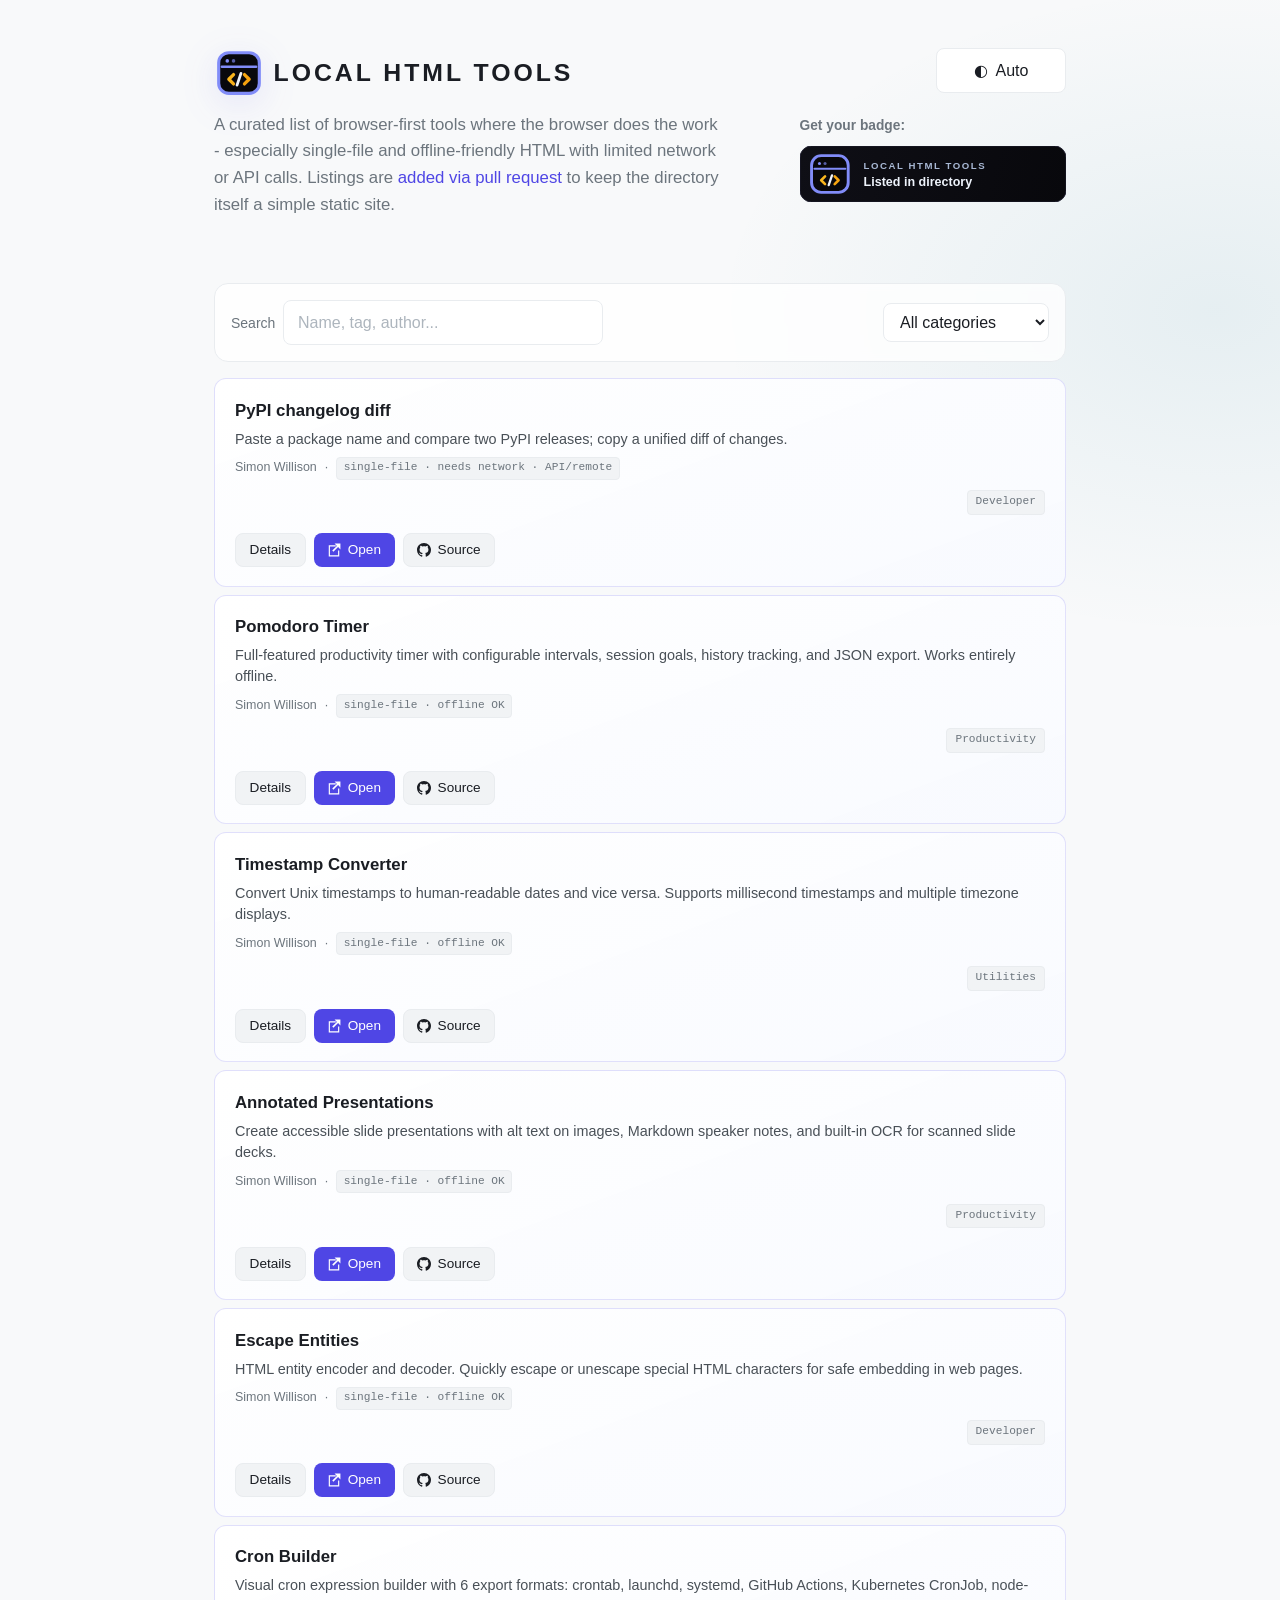
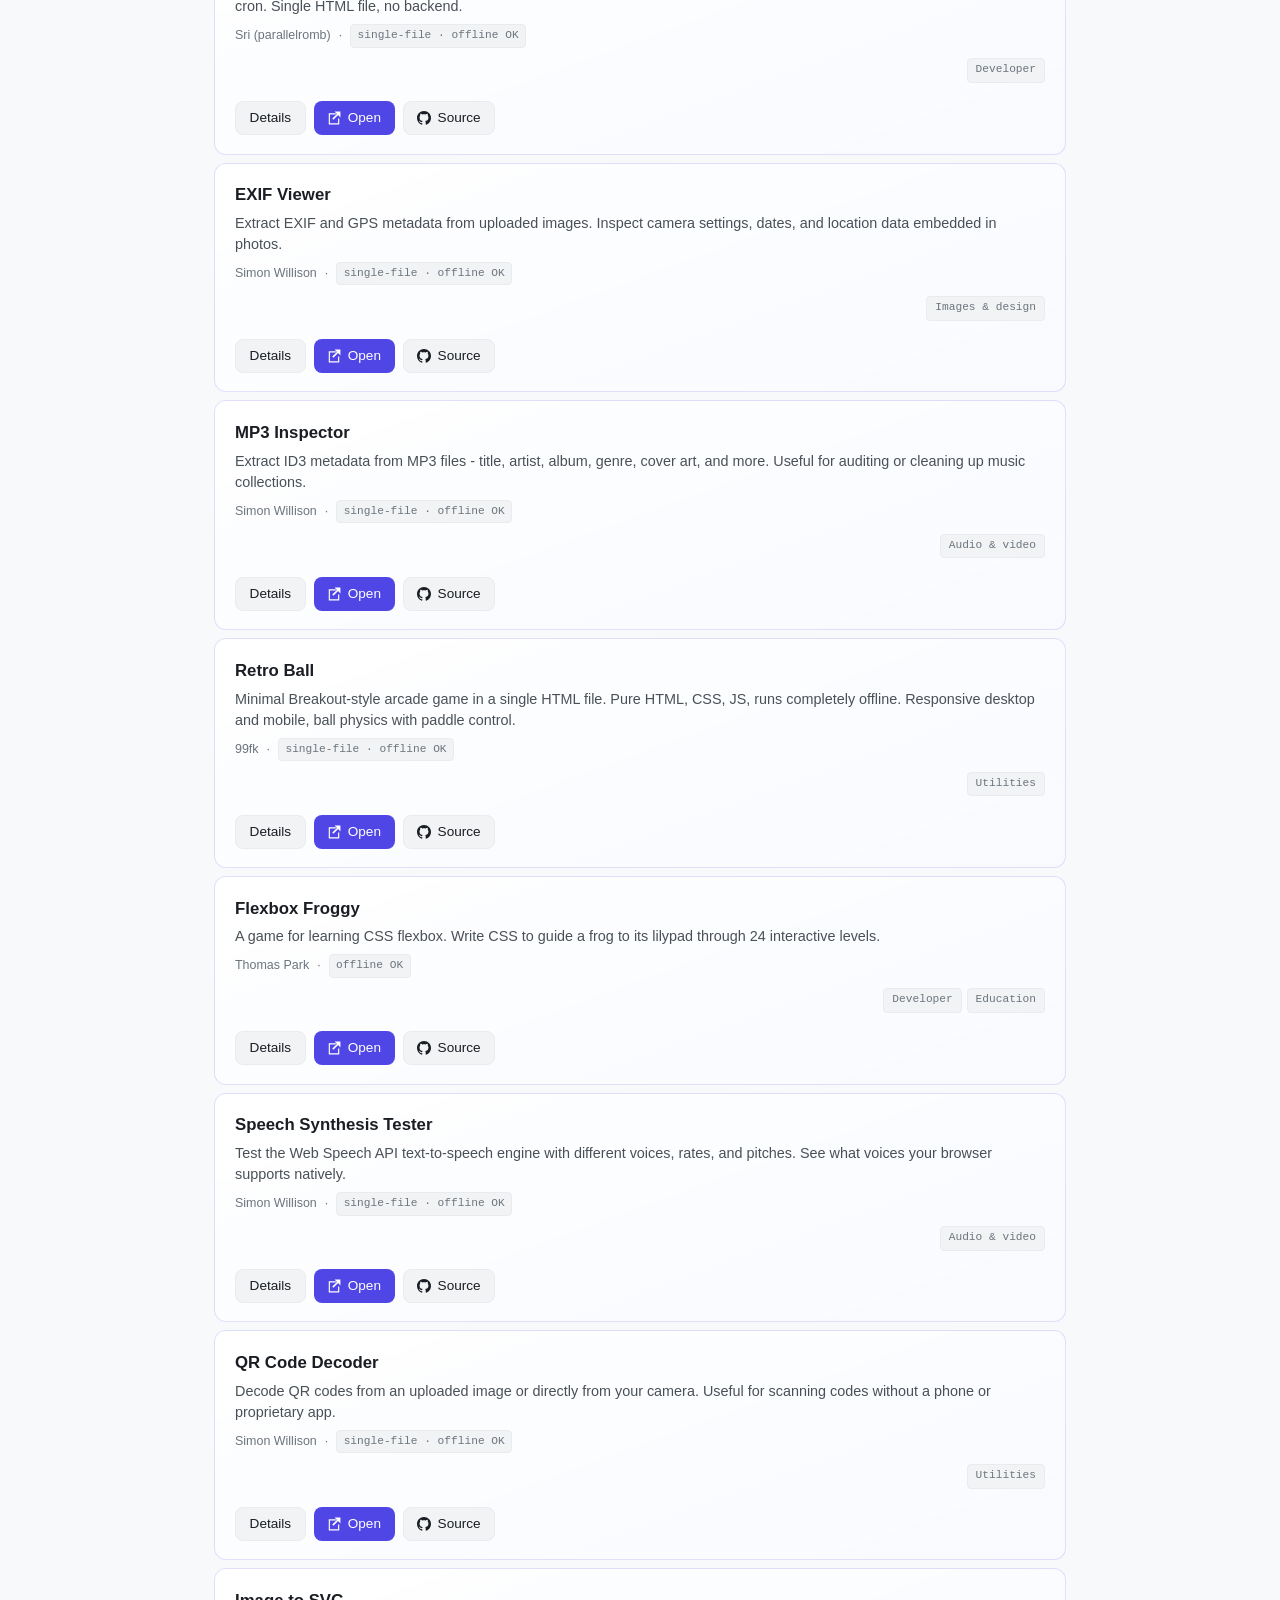
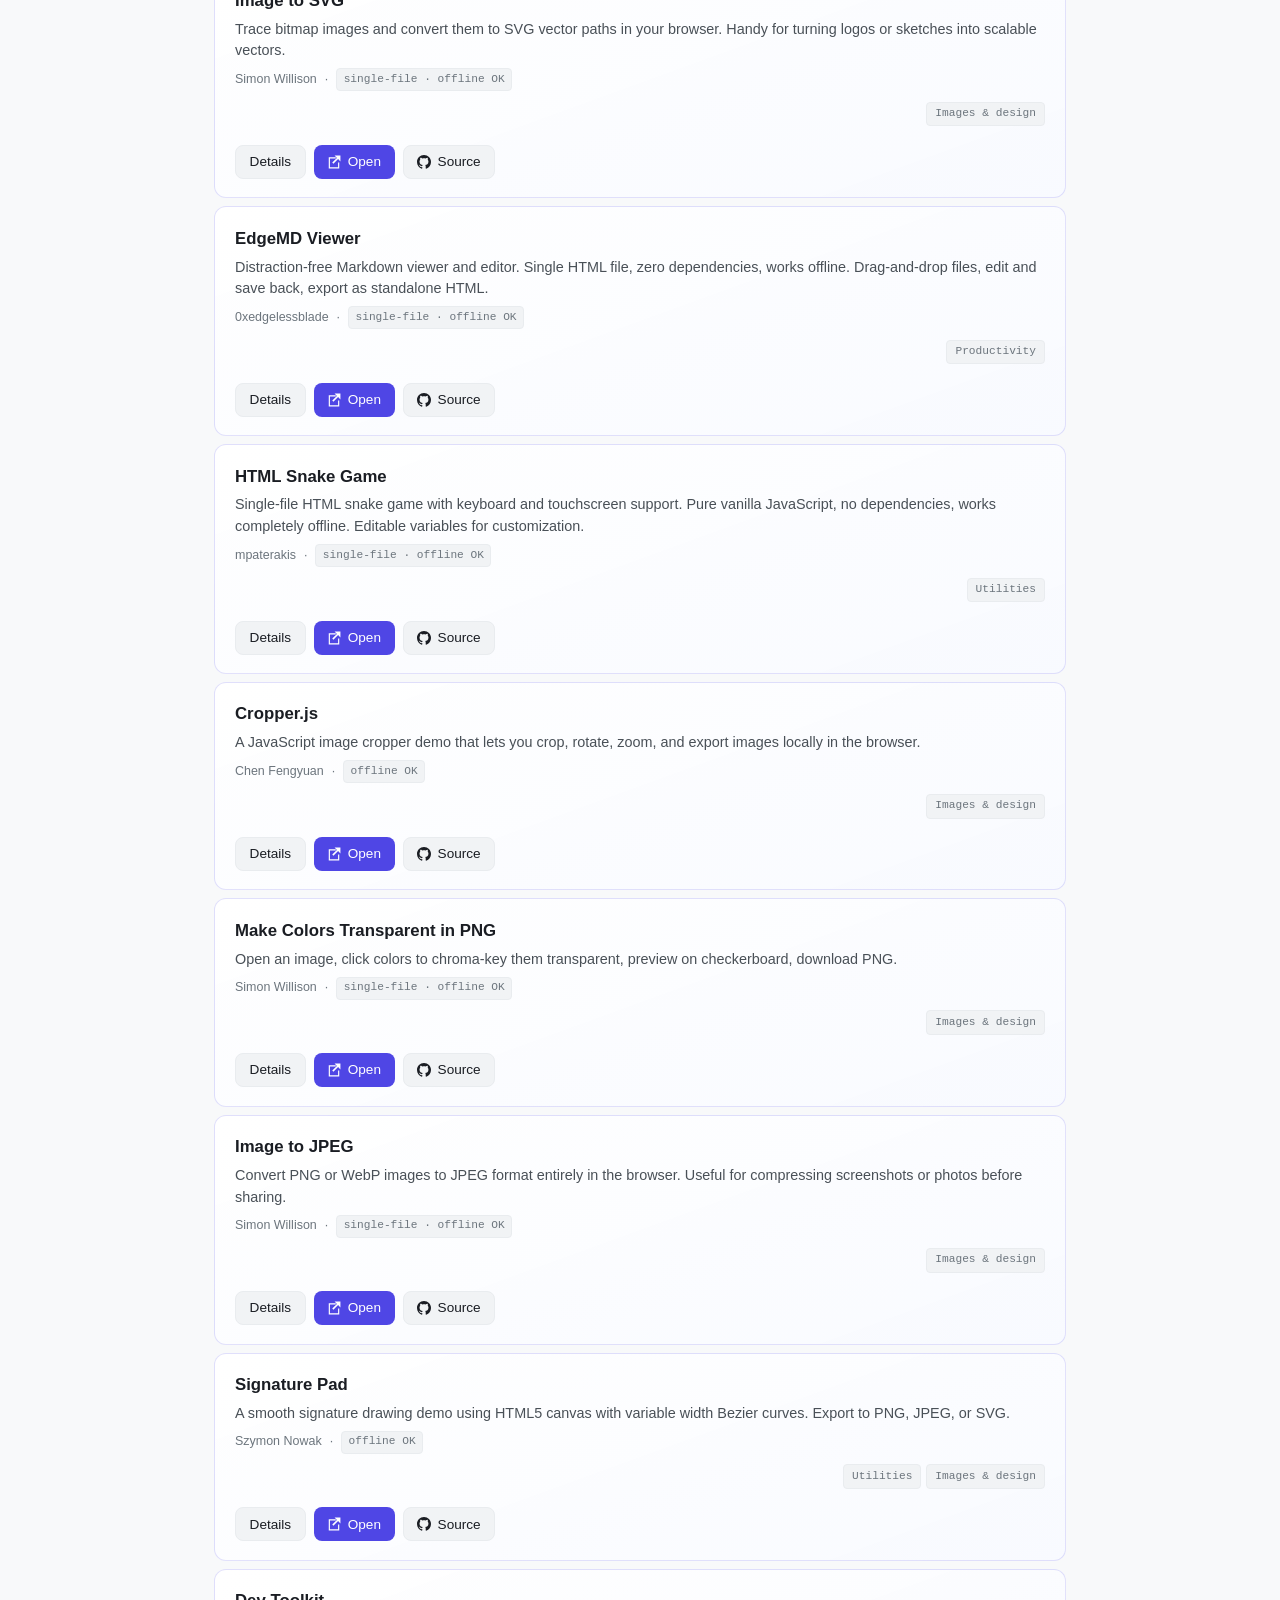
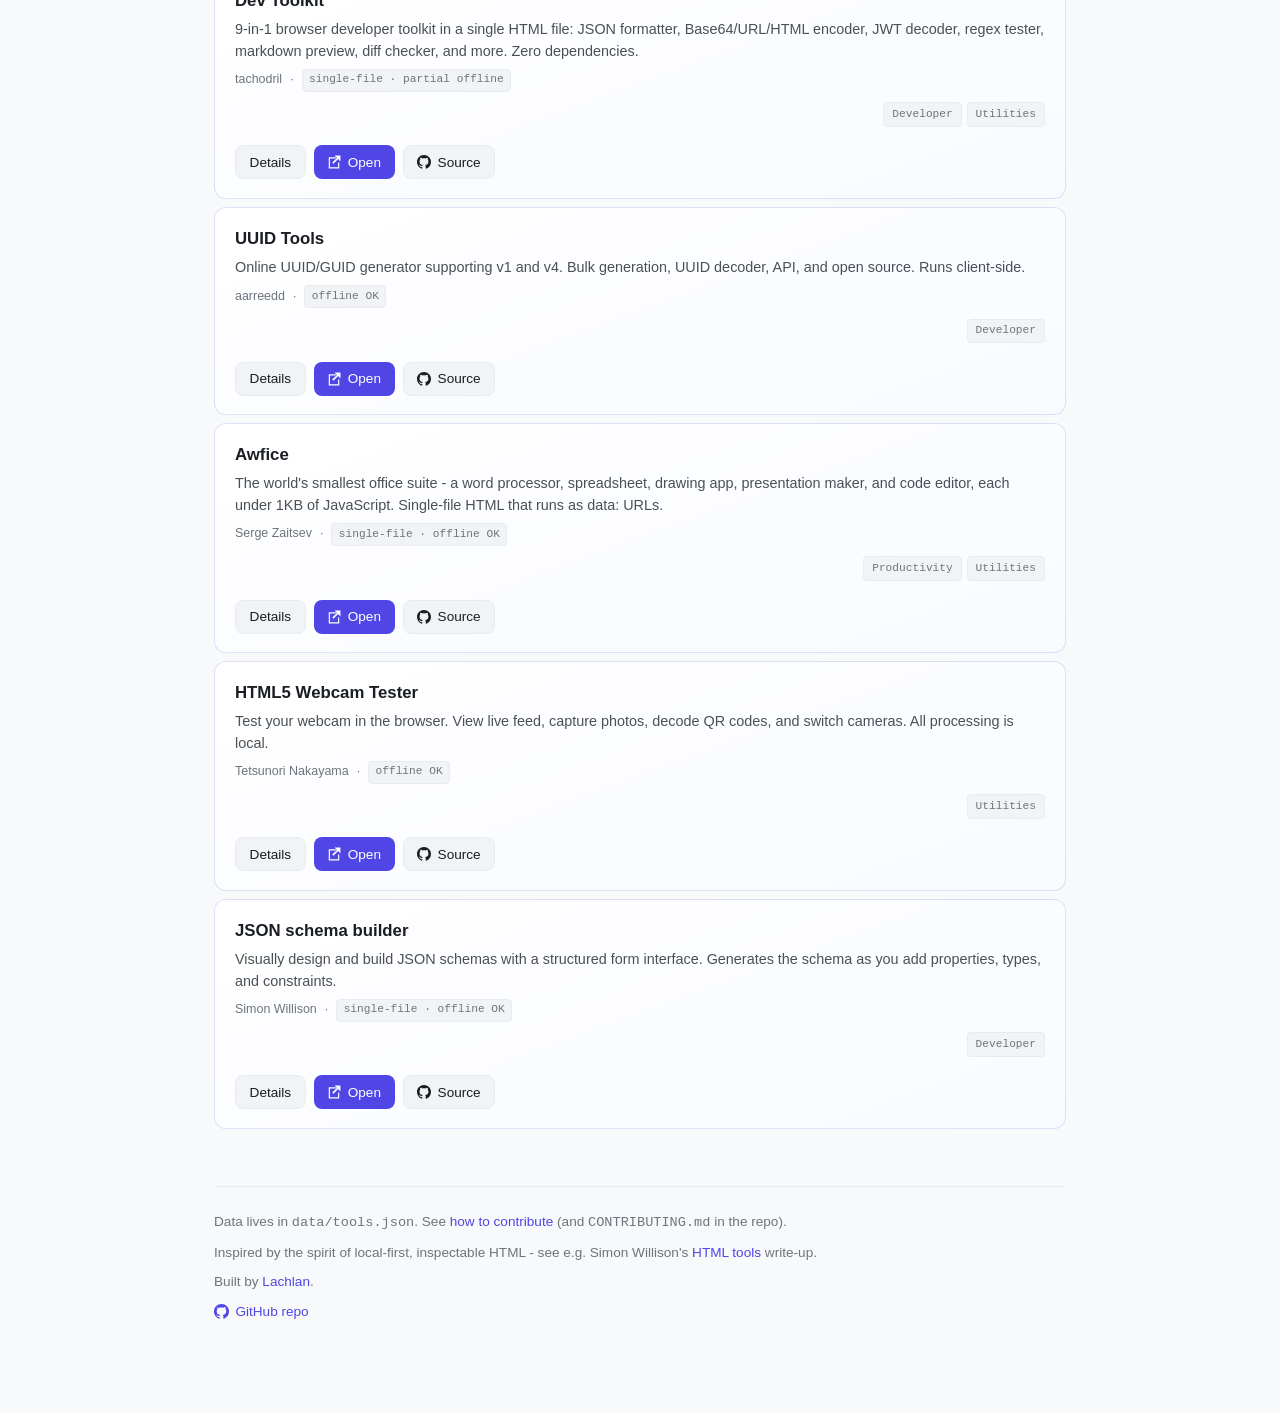
<file: index.html>
<!DOCTYPE html>
<html lang="en">
  <head>
    <meta charset="utf-8" />
    <meta name="viewport" content="width=device-width, initial-scale=1" />
    <title>Local HTML Tools - Browser-First, Offline-Friendly Utilities</title>
    <meta name="description" content="A curated directory of browser-first tools where the browser does the work - especially single-file and offline-friendly HTML utilities with limited network or API dependence." />
    <meta name="keywords" content="browser tools, offline tools, single-file HTML, local-first, privacy-focused, web utilities, developer tools" />
    <meta name="author" content="Lachlan Allison" />
    <meta name="robots" content="index, follow" />
    <link rel="canonical" href="https://localhtmltools.lachlanallison.com/" />

    <!-- Open Graph / Facebook -->
    <meta property="og:type" content="website" />
    <meta property="og:url" content="https://localhtmltools.lachlanallison.com/" />
    <meta property="og:title" content="Local HTML Tools - Browser-First, Offline-Friendly Utilities" />
    <meta property="og:description" content="A curated directory of browser-first tools where the browser does the work - especially single-file and offline-friendly HTML utilities with limited network or API dependence." />
    <meta property="og:image" content="https://localhtmltools.lachlanallison.com/assets/og-cover.png" />
    <meta property="og:image:width" content="1200" />
    <meta property="og:image:height" content="630" />
    <meta property="og:site_name" content="Local HTML Tools" />
    <meta property="og:locale" content="en_US" />

    <!-- Twitter -->
    <meta name="twitter:card" content="summary_large_image" />
    <meta name="twitter:url" content="https://localhtmltools.lachlanallison.com/" />
    <meta name="twitter:title" content="Local HTML Tools - Browser-First, Offline-Friendly Utilities" />
    <meta name="twitter:description" content="A curated directory of browser-first tools where the browser does the work - especially single-file and offline-friendly HTML utilities with limited network or API dependence." />
    <meta name="twitter:image" content="https://localhtmltools.lachlanallison.com/assets/og-cover.png" />

    <!-- Favicon & Icons -->
    <link rel="icon" href="/favicon.svg" type="image/svg+xml" />
    <link rel="manifest" href="/site.webmanifest" />
    <meta name="theme-color" content="#1a222d" />

    <!-- Structured Data -->
    <script type="application/ld+json">
    {
      "@context": "https://schema.org",
      "@type": "WebSite",
      "name": "Local HTML Tools",
      "url": "https://localhtmltools.lachlanallison.com/",
      "description": "A curated directory of browser-first tools where the browser does the work - especially single-file and offline-friendly HTML utilities with limited network or API dependence.",
      "author": {
        "@type": "Person",
        "name": "Lachlan Allison",
        "url": "https://lachlanallison.com/"
      }
    }
    </script>

    <script>
      (function () {
        var mode = "auto";
        try {
          var saved = localStorage.getItem("lht-theme");
          if (["auto", "light", "dark"].indexOf(saved) !== -1) mode = saved;
        } catch (error) {}
        var theme = mode === "auto"
          ? (window.matchMedia && window.matchMedia("(prefers-color-scheme: light)").matches ? "light" : "dark")
          : mode;
        document.documentElement.setAttribute("data-theme", theme);
      })();
    </script>
    <link id="theme-css" rel="stylesheet" href="css/themes/site.css" data-base="css/themes/" />
    <script defer src="https://cloud.umami.is/script.js" data-website-id="1406c3c2-9765-4db1-8ccb-0ebf20575a0c"></script>
  </head>
  <body>
    <div class="wrap">
      <header class="site">
        <div class="header-top">
          <a href="./" class="site-logo">
            <img src="/favicon.svg" alt="" />
            <span class="site-logo-wordmark">LOCAL HTML TOOLS</span>
          </a>
          <label class="theme-picker" for="theme-switcher">
            <span class="sr-only">Theme</span>
            <select id="theme-switcher" class="filter">
              <option value="auto" selected>&#9680;&nbsp;&nbsp;Auto</option>
              <option value="light">&#9788;&nbsp;&nbsp;Light</option>
              <option value="dark">&#9790;&nbsp;&nbsp;Dark</option>
            </select>
          </label>
        </div>
        <div class="intro-row">
          <p class="lede">
            A curated list of browser-first tools where the browser does the work - especially single-file and offline-friendly HTML with limited network or API calls. Listings are
            <a href="contributing.html">added via pull request</a> to keep the directory itself a simple static site.
          </p>
          <a href="badge/" class="intro-badge-link" aria-label="Get your badge">
            <span>Get your badge:</span>
            <img src="badge/badge.svg" alt="Listed on Local HTML Tools" />
          </a>
        </div>
        <nav class="sub" aria-label="Directory controls">
          <label class="search">
            <span>Search</span>
            <input type="search" id="q" name="q" placeholder="Name, tag, author..." autocomplete="off" />
          </label>
          <label for="category">
            <span class="sr-only">Category</span>
          </label>
          <select id="category" class="filter">
            <option value="">All categories</option>
            <option value="images">Images &amp; design</option>
            <option value="text-data">Text &amp; data</option>
            <option value="developer">Developer</option>
            <option value="productivity">Productivity</option>
            <option value="education">Education</option>
            <option value="audio-video">Audio &amp; video</option>
            <option value="utilities">Utilities</option>
            <option value="other">Other</option>
          </select>
        </nav>
      </header>

      <main>
        <div id="tool-grid" class="tool-grid" aria-live="polite"></div>
      </main>

      <footer class="site">
        <p>
          Data lives in <code>data/tools.json</code>. See <a href="contributing.html">how to contribute</a> (and <code>CONTRIBUTING.md</code> in the repo).
        </p>
        <p>Inspired by the spirit of local-first, inspectable HTML - see e.g. Simon Willison's <a href="https://simonwillison.net/2025/Dec/10/html-tools/">HTML tools</a> write-up.</p>
        <p>Built by <a href="https://lachlanallison.com/">Lachlan</a>.</p>
        <p>
          <a class="footer-github" href="https://github.com/lachlanallison/local-html-tools" target="_blank" rel="noopener noreferrer">
            <svg viewBox="0 0 24 24" fill="currentColor" aria-hidden="true"><path d="M12 0C5.37 0 0 5.37 0 12c0 5.3 3.44 9.8 8.2 11.4.6.1.82-.26.82-.58 0-.28-.01-1.04-.02-2.04-3.34.72-4.04-1.61-4.04-1.61-.55-1.4-1.34-1.77-1.34-1.77-1.1-.75.08-.74.08-.74 1.22.09 1.86 1.25 1.86 1.25 1.08 1.85 2.83 1.32 3.52 1.01.11-.79.42-1.32.77-1.62-2.69-.31-5.53-1.35-5.53-6 0-1.33.47-2.41 1.24-3.26-.13-.31-.54-1.56.12-3.25 0 0 1.01-.32 3.3 1.24.96-.27 1.98-.4 3-.4s2.04.13 3 .4c2.29-1.56 3.3-1.24 3.3-1.24.66 1.69.25 2.94.12 3.25.77.85 1.24 1.93 1.24 3.26 0 4.66-2.84 5.69-5.54 5.99.44.38.83 1.13.83 2.27 0 1.64-.02 2.96-.02 3.36 0 .32.22.7.83.58C20.56 21.8 24 17.3 24 12 24 5.37 18.63 0 12 0z"/></svg>
            GitHub repo
          </a>
        </p>
      </footer>
    </div>
    <script src="js/theme.js" defer></script>
    <script src="js/app.js" defer></script>
  </body>
</html>
</file>
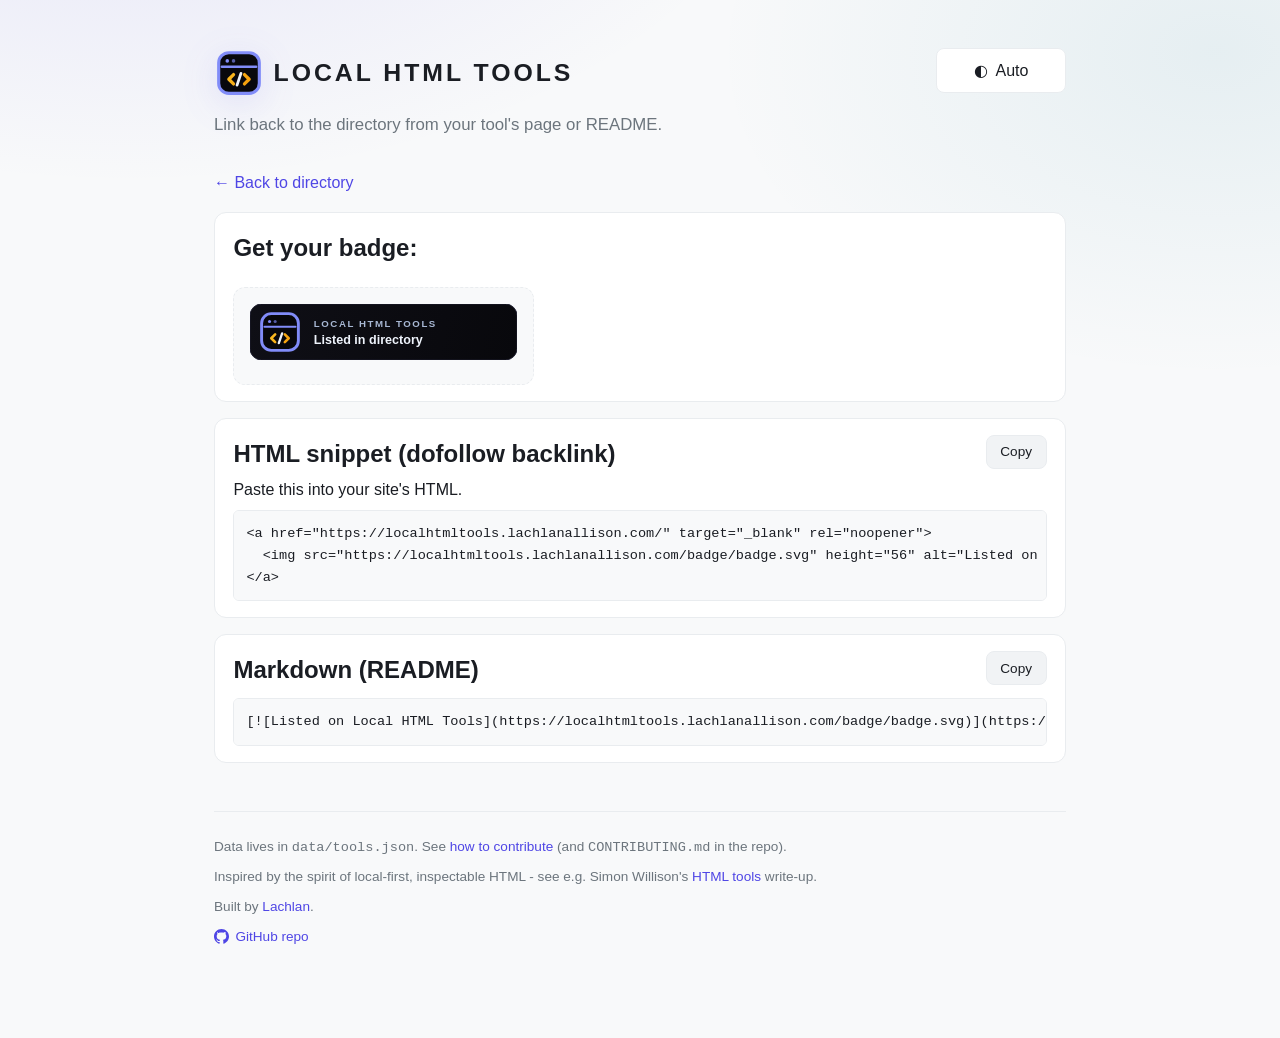
<file: badge/index.html>
<!DOCTYPE html>
<html lang="en">
  <head>
    <meta charset="utf-8" />
    <meta name="viewport" content="width=device-width, initial-scale=1" />
    <title>Embed badge - Local HTML Tools</title>
    <script>
      (function () {
        var mode = "auto";
        try {
          var saved = localStorage.getItem("lht-theme");
          if (["auto", "light", "dark"].indexOf(saved) !== -1) mode = saved;
        } catch (error) {}
        var theme = mode === "auto"
          ? (window.matchMedia && window.matchMedia("(prefers-color-scheme: light)").matches ? "light" : "dark")
          : mode;
        document.documentElement.setAttribute("data-theme", theme);
      })();
    </script>
    <link id="theme-css" rel="stylesheet" href="../css/themes/site.css" data-base="../css/themes/" />
    <script defer src="https://cloud.umami.is/script.js" data-website-id="1406c3c2-9765-4db1-8ccb-0ebf20575a0c"></script>
    <link rel="icon" href="../favicon.svg" type="image/svg+xml" />
    <style>
      .panel {
        background: var(--surface);
        border: 1px solid var(--border);
        border-radius: var(--radius);
        padding: 1rem 1.15rem;
        margin: 1rem 0;
      }
      pre,
      code {
        font-family: var(--mono);
        font-size: 0.85rem;
      }
      pre {
        overflow: auto;
        margin: 0.5rem 0 0;
        padding: 0.75rem;
        background: var(--bg);
        border-radius: 6px;
        border: 1px solid var(--border);
      }
      .preview {
        display: inline-block;
        padding: 1rem;
        background: var(--bg);
        border-radius: var(--radius);
        border: 1px dashed var(--border);
      }
      .snippet-head {
        display: flex;
        align-items: flex-start;
        justify-content: space-between;
        gap: 1rem;
      }
      .copy-button {
        border: 0;
        white-space: nowrap;
      }
    </style>
  </head>
  <body>
    <div class="wrap">
      <header class="site">
        <div class="header-top">
          <a href="../" class="site-logo" style="text-decoration:none;color:inherit">
            <img src="../favicon.svg" alt="" />
            <span class="site-logo-wordmark">LOCAL HTML TOOLS</span>
          </a>
          <label class="theme-picker" for="theme-switcher">
            <span class="sr-only">Theme</span>
            <select id="theme-switcher" class="filter">
              <option value="auto" selected>&#9680;&nbsp;&nbsp;Auto</option>
              <option value="light">&#9788;&nbsp;&nbsp;Light</option>
              <option value="dark">&#9790;&nbsp;&nbsp;Dark</option>
            </select>
          </label>
        </div>
        <p class="lede">Link back to the directory from your tool's page or README.</p>
      </header>

      <main>
        <p>
          <a href="../">&larr; Back to directory</a>
        </p>

        <section class="panel">
          <h2 class="summary" style="margin-top: 0">Get your badge:</h2>
          <div class="preview">
            <a href="https://localhtmltools.lachlanallison.com/" target="_blank" rel="noopener" title="Local HTML Tools - curated directory">
              <img src="badge.svg" height="56" alt="Listed on Local HTML Tools" />
            </a>
          </div>
        </section>

        <section class="panel">
          <div class="snippet-head">
            <div>
              <h2 class="summary" style="margin: 0">HTML snippet (dofollow backlink)</h2>
              <p class="summary" style="margin: 0.2rem 0 0">Paste this into your site's HTML.</p>
            </div>
            <button class="btn btn-secondary btn-small copy-button" type="button" data-copy-target="html-snippet">Copy</button>
          </div>
          <pre><code id="html-snippet">&lt;a href="https://localhtmltools.lachlanallison.com/" target="_blank" rel="noopener"&gt;
  &lt;img src="https://localhtmltools.lachlanallison.com/badge/badge.svg" height="56" alt="Listed on Local HTML Tools" /&gt;
&lt;/a&gt;</code></pre>
        </section>

        <section class="panel">
          <div class="snippet-head">
            <h2 class="summary" style="margin: 0">Markdown (README)</h2>
            <button class="btn btn-secondary btn-small copy-button" type="button" data-copy-target="markdown-snippet">Copy</button>
          </div>
          <pre><code id="markdown-snippet">[![Listed on Local HTML Tools](https://localhtmltools.lachlanallison.com/badge/badge.svg)](https://localhtmltools.lachlanallison.com/)</code></pre>
        </section>


      </main>

      <footer class="site">
        <p>
          Data lives in <code>data/tools.json</code>. See <a href="../contributing.html">how to contribute</a> (and <code>CONTRIBUTING.md</code> in the repo).
        </p>
        <p>Inspired by the spirit of local-first, inspectable HTML - see e.g. Simon Willison's <a href="https://simonwillison.net/2025/Dec/10/html-tools/">HTML tools</a> write-up.</p>
        <p>Built by <a href="https://lachlanallison.com/">Lachlan</a>.</p>
        <p>
          <a class="footer-github" href="https://github.com/lachlanallison/local-html-tools" target="_blank" rel="noopener noreferrer">
            <svg viewBox="0 0 24 24" fill="currentColor" aria-hidden="true"><path d="M12 0C5.37 0 0 5.37 0 12c0 5.3 3.44 9.8 8.2 11.4.6.1.82-.26.82-.58 0-.28-.01-1.04-.02-2.04-3.34.72-4.04-1.61-4.04-1.61-.55-1.4-1.34-1.77-1.34-1.77-1.1-.75.08-.74.08-.74 1.22.09 1.86 1.25 1.86 1.25 1.08 1.85 2.83 1.32 3.52 1.01.11-.79.42-1.32.77-1.62-2.69-.31-5.53-1.35-5.53-6 0-1.33.47-2.41 1.24-3.26-.13-.31-.54-1.56.12-3.25 0 0 1.01-.32 3.3 1.24.96-.27 1.98-.4 3-.4s2.04.13 3 .4c2.29-1.56 3.3-1.24 3.3-1.24.66 1.69.25 2.94.12 3.25.77.85 1.24 1.93 1.24 3.26 0 4.66-2.84 5.69-5.54 5.99.44.38.83 1.13.83 2.27 0 1.64-.02 2.96-.02 3.36 0 .32.22.7.83.58C20.56 21.8 24 17.3 24 12 24 5.37 18.63 0 12 0z"/></svg>
            GitHub repo
          </a>
        </p>
      </footer>
    </div>
    <script src="../js/theme.js" defer></script>
    <script>
      document.querySelectorAll("[data-copy-target]").forEach((button) => {
        button.addEventListener("click", async () => {
          const target = document.getElementById(button.dataset.copyTarget);
          if (!target) return;
          const original = button.textContent;
          try {
            await navigator.clipboard.writeText(target.textContent);
            button.textContent = "Copied";
          } catch (error) {
            button.textContent = "Select text";
          }
          window.setTimeout(() => {
            button.textContent = original;
          }, 1600);
        });
      });
    </script>
  </body>
</html>
</file>
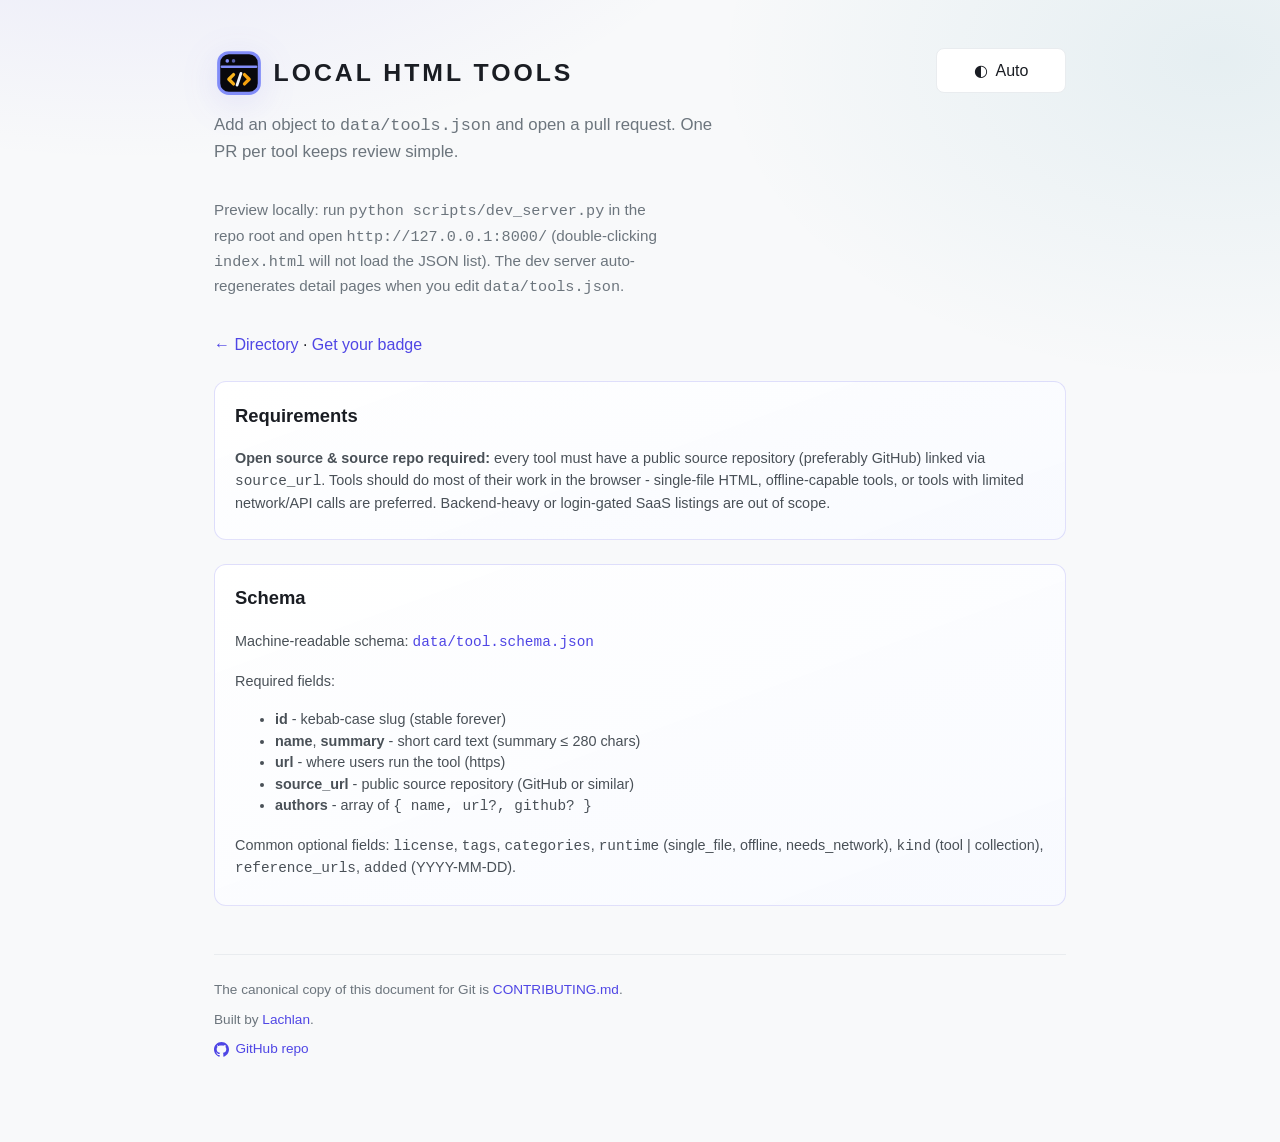
<file: contributing.html>
<!DOCTYPE html>
<html lang="en">
  <head>
    <meta charset="utf-8" />
    <meta name="viewport" content="width=device-width, initial-scale=1" />
    <title>Contribute - Local HTML Tools</title>
    <script>
      (function () {
        var mode = "auto";
        try {
          var saved = localStorage.getItem("lht-theme");
          if (["auto", "light", "dark"].indexOf(saved) !== -1) mode = saved;
        } catch (error) {}
        var theme = mode === "auto"
          ? (window.matchMedia && window.matchMedia("(prefers-color-scheme: light)").matches ? "light" : "dark")
          : mode;
        document.documentElement.setAttribute("data-theme", theme);
      })();
    </script>
    <link id="theme-css" rel="stylesheet" href="css/themes/site.css" data-base="css/themes/" />
    <link rel="icon" href="favicon.svg" type="image/svg+xml" />
    <script defer src="https://cloud.umami.is/script.js" data-website-id="1406c3c2-9765-4db1-8ccb-0ebf20575a0c"></script>
  </head>
  <body>
    <div class="wrap">
      <header class="site">
        <div class="header-top">
          <a href="./" class="site-logo" style="text-decoration:none;color:inherit">
            <img src="favicon.svg" alt="" />
            <span class="site-logo-wordmark">LOCAL HTML TOOLS</span>
          </a>
          <label class="theme-picker" for="theme-switcher">
            <span class="sr-only">Theme</span>
            <select id="theme-switcher" class="filter">
              <option value="auto" selected>&#9680;&nbsp;&nbsp;Auto</option>
              <option value="light">&#9788;&nbsp;&nbsp;Light</option>
              <option value="dark">&#9790;&nbsp;&nbsp;Dark</option>
            </select>
          </label>
        </div>
        <p class="lede">Add an object to <code>data/tools.json</code> and open a pull request. One PR per tool keeps review simple.</p>
        <p class="lede" style="margin-top: 0.75rem; font-size: 0.95rem">
          Preview locally: run <code>python scripts/dev_server.py</code> in the repo root and open <code>http://127.0.0.1:8000/</code> (double-clicking <code>index.html</code> will not load the JSON list). The dev server auto-regenerates detail pages when you edit <code>data/tools.json</code>.
        </p>
      </header>

      <main>
        <p><a href="index.html">&larr; Directory</a> &middot; <a href="badge/">Get your badge</a></p>

        <article class="tool-card" style="margin: 1.5rem 0">
          <h2 style="margin: 0 0 0.5rem; font-size: 1.15rem">Requirements</h2>
          <p class="summary">
            <strong>Open source &amp; source repo required:</strong> every tool must have a public source repository (preferably GitHub) linked via <code>source_url</code>. Tools should do most of their work in the browser - single-file HTML, offline-capable tools, or tools with limited network/API calls are preferred. Backend-heavy or login-gated SaaS listings are out of scope.
          </p>
        </article>

        <article class="tool-card" style="margin: 1.5rem 0">
          <h2 style="margin: 0 0 0.5rem; font-size: 1.15rem">Schema</h2>
          <p class="summary">Machine-readable schema: <a href="data/tool.schema.json"><code>data/tool.schema.json</code></a></p>
          <p class="summary">Required fields:</p>
          <ul class="summary">
            <li><strong>id</strong> - kebab-case slug (stable forever)</li>
            <li><strong>name</strong>, <strong>summary</strong> - short card text (summary &le; 280 chars)</li>
            <li><strong>url</strong> - where users run the tool (https)</li>
            <li><strong>source_url</strong> - public source repository (GitHub or similar)</li>
            <li><strong>authors</strong> - array of <code>{ name, url?, github? }</code></li>
          </ul>
          <p class="summary">Common optional fields: <code>license</code>, <code>tags</code>, <code>categories</code>, <code>runtime</code> (single_file, offline, needs_network), <code>kind</code> (tool | collection), <code>reference_urls</code>, <code>added</code> (YYYY-MM-DD).</p>
        </article>
      </main>

      <footer class="site">
        <p>The canonical copy of this document for Git is <a href="CONTRIBUTING.md">CONTRIBUTING.md</a>.</p>
        <p>Built by <a href="https://lachlanallison.com/">Lachlan</a>.</p>
        <p>
          <a class="footer-github" href="https://github.com/lachlanallison/local-html-tools" target="_blank" rel="noopener noreferrer">
            <svg viewBox="0 0 24 24" fill="currentColor" aria-hidden="true"><path d="M12 0C5.37 0 0 5.37 0 12c0 5.3 3.44 9.8 8.2 11.4.6.1.82-.26.82-.58 0-.28-.01-1.04-.02-2.04-3.34.72-4.04-1.61-4.04-1.61-.55-1.4-1.34-1.77-1.34-1.77-1.1-.75.08-.74.08-.74 1.22.09 1.86 1.25 1.86 1.25 1.08 1.85 2.83 1.32 3.52 1.01.11-.79.42-1.32.77-1.62-2.69-.31-5.53-1.35-5.53-6 0-1.33.47-2.41 1.24-3.26-.13-.31-.54-1.56.12-3.25 0 0 1.01-.32 3.3 1.24.96-.27 1.98-.4 3-.4s2.04.13 3 .4c2.29-1.56 3.3-1.24 3.3-1.24.66 1.69.25 2.94.12 3.25.77.85 1.24 1.93 1.24 3.26 0 4.66-2.84 5.69-5.54 5.99.44.38.83 1.13.83 2.27 0 1.64-.02 2.96-.02 3.36 0 .32.22.7.83.58C20.56 21.8 24 17.3 24 12 24 5.37 18.63 0 12 0z"/></svg>
            GitHub repo
          </a>
        </p>
      </footer>
    </div>
    <script src="js/theme.js" defer></script>
  </body>
</html>
</file>
<file: css/themes/site.css>
:root {
  --bg: #08080c;
  --surface: #0f0f16;
  --border: #1e1e2e;
  --text: #e2e2ea;
  --muted: #6e6e8a;
  --accent: #818cf8;
  --accent-hover: #a5b4fc;
  --tag-bg: #13131f;
  --radius: 12px;
  --font: "Aptos", "Segoe UI Variable Display", "Segoe UI", sans-serif;
  --mono: ui-monospace, "Cascadia Code", "SF Mono", Consolas, monospace;
}

*, *::before, *::after { box-sizing: border-box; }

html { scroll-behavior: smooth; }

body {
  margin: 0;
  min-height: 100vh;
  font-family: var(--font);
  background:
    radial-gradient(1200px 700px at 10% -20%, rgba(99, 102, 241, 0.18), transparent 55%),
    radial-gradient(1000px 600px at 95% 5%, rgba(34, 211, 238, 0.09), transparent 50%),
    var(--bg);
  color: var(--text);
  line-height: 1.6;
  -webkit-font-smoothing: antialiased;
}

a { color: var(--accent); text-decoration: none; }
a:hover { color: var(--accent-hover); }

.wrap {
  max-width: 900px;
  margin: 0 auto;
  padding: 3rem 1.5rem 5rem;
}

.header-top {
  display: flex;
  justify-content: space-between;
  align-items: flex-start;
  gap: 1rem;
  margin-bottom: 0.85rem;
}

header.site h1 {
  margin: 0;
  font-size: clamp(1.6rem, 4vw, 2.4rem);
  font-weight: 700;
  letter-spacing: -0.03em;
  color: var(--text);
}

header.site .lede {
  margin: 0 0 2rem;
  color: var(--muted);
  font-size: 1.05rem;
  max-width: 55ch;
}

.intro-row {
  display: flex;
  align-items: flex-start;
  justify-content: space-between;
  gap: 2rem;
  margin: 0 0 2rem;
}

.intro-row .lede {
  margin: 0;
  flex: 1;
}

.intro-badge-link {
  display: inline-flex;
  flex-direction: column;
  align-items: flex-start;
  gap: 0.55rem;
  color: var(--muted);
  font-size: 0.86rem;
  font-weight: 700;
  margin-top: 0.2rem;
}

.intro-badge-link:hover {
  color: var(--accent-hover);
}

.intro-badge-link img {
  display: block;
  height: 56px;
  width: auto;
}

.theme-picker {
  display: inline-flex;
  align-items: center;
}

.theme-picker select {
  background: var(--surface);
  border: 1px solid var(--border);
  color: var(--text);
  font-size: 0.8rem;
  font-weight: 500;
  padding: 0.48rem 2rem 0.48rem 0.9rem;
  border-radius: 8px;
  cursor: pointer;
  appearance: none;
  -webkit-appearance: none;
  background-image: url("data:image/svg+xml,%3Csvg xmlns='http://www.w3.org/2000/svg' width='12' height='12' viewBox='0 0 12 12'%3E%3Cpath fill='%236e6e8a' d='M6 8L1 3h10z'/%3E%3C/svg%3E");
  background-repeat: no-repeat;
  background-position: right 0.5rem center;
  font-family: var(--font);
  min-width: 130px;
  text-align: center;
  text-align-last: center;
}

nav.sub {
  display: flex;
  flex-wrap: wrap;
  gap: 0.75rem 1.25rem;
  align-items: center;
  padding: 1rem 1rem;
  border: 1px solid var(--border);
  border-radius: 14px;
  background: rgba(255, 255, 255, 0.01);
  backdrop-filter: blur(4px);
  margin-bottom: 0;
}

label.search {
  display: flex;
  align-items: center;
  gap: 0.5rem;
  flex: 1;
  min-width: 200px;
}

label.search span { color: var(--muted); font-size: 0.875rem; }

input[type="search"] {
  flex: 1;
  max-width: 320px;
  padding: 0.55rem 0.85rem;
  border: 1px solid var(--border);
  border-radius: 8px;
  background: var(--surface);
  color: var(--text);
  font: inherit;
  outline: none;
  transition: border-color 0.2s, box-shadow 0.2s;
}

input[type="search"]:focus {
  border-color: var(--accent);
  box-shadow: 0 0 0 3px rgba(129, 140, 248, 0.12);
}

input[type="search"]::placeholder { color: #4a4a5e; }

select.filter {
  padding: 0.55rem 0.75rem;
  border: 1px solid var(--border);
  border-radius: 8px;
  background: var(--surface);
  color: var(--text);
  font: inherit;
  cursor: pointer;
  outline: none;
  font-family: var(--font);
}

.tool-grid {
  display: flex;
  flex-direction: column;
  margin-top: 1rem;
}

.tool-card {
  display: flex;
  flex-direction: column;
  gap: 0.65rem;
  padding: 1.15rem 1.25rem;
  margin-bottom: 0.5rem;
  border: 1px solid rgba(129, 140, 248, 0.16);
  border-radius: var(--radius);
  background: linear-gradient(160deg, rgba(20, 20, 32, 0.95), rgba(15, 15, 22, 0.96));
  transition: all 0.2s ease;
}

.tool-card:hover {
  border-color: rgba(129, 140, 248, 0.3);
  box-shadow: 0 0 0 1px rgba(129, 140, 248, 0.15), 0 14px 34px rgba(0, 0, 0, 0.4);
  transform: translateY(-2px);
}

.tool-card h2 {
  margin: 0 0 0.25rem;
  font-size: 1.05rem;
  font-weight: 600;
}

.tool-card h2 a { color: var(--text); }
.tool-card h2 a:hover { color: var(--accent); }

.tool-card .summary {
  margin: 0 0 0.4rem;
  font-size: 0.9rem;
  color: #9ca3af;
  line-height: 1.5;
}

.tool-row {
  display: flex;
  align-items: flex-start;
  gap: 1.5rem;
  padding: 1.15rem 1.25rem;
  margin-bottom: 0.5rem;
  border: 1px solid var(--border);
  border-radius: var(--radius);
  background: var(--surface);
  transition: all 0.2s ease;
}

.tool-row:hover {
  border-color: rgba(129, 140, 248, 0.3);
  box-shadow: 0 0 0 1px rgba(129, 140, 248, 0.08), 0 4px 24px rgba(0, 0, 0, 0.4);
  transform: translateY(-1px);
}

.tool-main { flex: 1; min-width: 0; }

.tool-main h2 {
  margin: 0 0 0.25rem;
  font-size: 1.05rem;
  font-weight: 600;
}

.tool-main h2 a { color: var(--text); }
.tool-main h2 a:hover { color: var(--accent); }

.tool-main .summary {
  margin: 0 0 0.4rem;
  font-size: 0.9rem;
  color: #9ca3af;
  line-height: 1.5;
}

.meta-row {
  display: flex;
  flex-wrap: wrap;
  gap: 0.35rem 0.5rem;
  align-items: center;
  font-size: 0.78rem;
  color: var(--muted);
}

.meta-row .author a { color: var(--muted); }
.meta-row .author a:hover { color: var(--accent); }

.badge-runtime {
  font-family: var(--mono);
  font-size: 0.7rem;
  padding: 0.1rem 0.4rem;
  background: var(--tag-bg);
  color: #7c7c9e;
  border: 1px solid var(--border);
  border-radius: 4px;
}

.tool-side {
  display: flex;
  flex-direction: column;
  align-items: flex-end;
  gap: 0.5rem;
  min-width: 130px;
  flex-shrink: 0;
}

.cats {
  display: flex;
  flex-wrap: wrap;
  gap: 0.3rem;
  justify-content: flex-end;
}

.cats .cat {
  font-size: 0.7rem;
  padding: 0.15rem 0.5rem;
  background: var(--tag-bg);
  color: var(--muted);
  border: 1px solid var(--border);
  border-radius: 4px;
  font-family: var(--mono);
}

.links {
  display: flex;
  flex-wrap: wrap;
  gap: 0.5rem 0.75rem;
  font-size: 0.8rem;
}

.links a {
  color: var(--accent);
  font-weight: 500;
}
.links a:hover { color: var(--accent-hover); }
.links a.secondary { color: var(--muted); font-weight: 400; }
.links a.secondary:hover { color: var(--accent); }

footer.site {
  margin-top: 3rem;
  padding-top: 1.5rem;
  border-top: 1px solid var(--border);
  font-size: 0.85rem;
  color: var(--muted);
}

footer.site p { margin: 0 0 0.5rem; }

.footer-github {
  display: inline-flex;
  align-items: center;
  gap: 0.4rem;
}

.footer-github svg {
  width: 15px;
  height: 15px;
  flex: 0 0 auto;
}

.empty-state {
  text-align: center;
  padding: 3rem 1rem;
  color: var(--muted);
}

.sr-only {
  position: absolute; width: 1px; height: 1px;
  padding: 0; margin: -1px; overflow: hidden;
  clip: rect(0, 0, 0, 0); border: 0;
}

@media (max-width: 640px) {
  .intro-row { flex-direction: column; gap: 1rem; }
  .intro-badge-link img { height: auto; max-width: 100%; }
  .tool-row { flex-direction: column; gap: 0.75rem; }
  .tool-side { align-items: flex-start; }
  .cats { justify-content: flex-start; }
  .detail-nav { align-items: flex-start; }
  .detail-badge-link { align-items: flex-start; flex-direction: column; }
  .detail-badge-link img { height: auto; max-width: 100%; }
}

/* Logo */
.site-logo {
  display: flex;
  align-items: center;
  gap: 0.6rem;
  text-decoration: none;
  color: inherit;
}

.site-logo img {
  display: block;
  width: 50px;
  height: 50px;
  object-fit: contain;
  filter: drop-shadow(0 8px 22px rgba(0, 0, 0, 0.28));
}

.site-logo-wordmark {
  display: block;
  font-size: clamp(1.15rem, 2.8vw, 1.55rem);
  font-weight: 800;
  letter-spacing: 0.12em;
  color: var(--text);
  white-space: nowrap;
}

.detail-page .tool-card.detail-card {
  margin-bottom: 2rem;
}

.detail-nav {
  display: flex;
  flex-wrap: wrap;
  align-items: center;
  justify-content: space-between;
  gap: 0.9rem 1rem;
  margin: 0 0 1rem;
}

.detail-back {
  font-size: 0.92rem;
  color: var(--muted);
}

.detail-back:hover {
  color: var(--accent);
}

.detail-badge-link {
  display: inline-flex;
  align-items: center;
  gap: 0.7rem;
  padding: 0.6rem 0.8rem;
  border: 1px solid var(--border);
  border-radius: 12px;
  background: rgba(255, 255, 255, 0.02);
}

.detail-badge-link:hover {
  border-color: rgba(129, 140, 248, 0.32);
  background: rgba(129, 140, 248, 0.05);
}

.detail-badge-link img {
  display: block;
  height: 56px;
  width: auto;
}

.detail-badge-label {
  font-size: 0.88rem;
  font-weight: 700;
  color: var(--muted);
  letter-spacing: 0.01em;
}

.detail-title {
  font-size: clamp(1.55rem, 3.4vw, 2.05rem);
  line-height: 1.25;
  margin: 0 0 0.4rem;
}

.detail-categories {
  margin: 0 0 0.7rem;
}

.detail-categories span {
  background: linear-gradient(135deg, rgba(129, 140, 248, 0.2), rgba(34, 211, 238, 0.14));
  border: 1px solid rgba(129, 140, 248, 0.24);
  color: #dbe7ff;
  font-size: 0.76rem;
  font-weight: 800;
  letter-spacing: 0.08em;
  text-transform: uppercase;
  padding: 0.38rem 0.62rem;
}

.detail-card .tags {
  gap: 0.55rem;
}

.detail-card .tags span {
  border-radius: 999px;
  padding: 0.45rem 0.72rem;
  background: rgba(19, 19, 31, 0.92);
  border: 1px solid rgba(129, 140, 248, 0.18);
  color: #c9d2e7;
  font-size: 0.82rem;
  font-weight: 600;
  box-shadow: inset 0 1px 0 rgba(255, 255, 255, 0.03);
}

.detail-subtitle {
  margin: 1.1rem 0 0.45rem;
  font-size: 0.98rem;
}

.detail-refs {
  margin: 0;
  padding-left: 1.2rem;
}

.site-logo svg {
  width: 22px;
  height: 22px;
  flex-shrink: 0;
}

.site-logo h1 {
  margin: 0;
  font-size: clamp(1.6rem, 4vw, 2.4rem);
  font-weight: 700;
  letter-spacing: -0.03em;
  color: var(--text);
}

/* Tool action buttons */
.tool-actions {
  display: flex;
  flex-wrap: wrap;
  gap: 0.5rem;
  margin-top: 0.5rem;
}

.btn {
  display: inline-flex;
  align-items: center;
  gap: 0.4rem;
  padding: 0.45rem 0.85rem;
  border-radius: 8px;
  font-size: 0.85rem;
  font-weight: 500;
  text-decoration: none;
  line-height: 1.3;
  transition: background 0.15s ease, box-shadow 0.15s ease;
}

.btn svg {
  width: 16px;
  height: 16px;
  flex-shrink: 0;
}

.btn-primary {
  background: var(--accent);
  color: #08080c;
}

.btn-primary:hover {
  background: var(--accent-hover);
  color: #08080c;
}

.btn-secondary {
  background: var(--tag-bg);
  color: var(--text);
  border: 1px solid var(--border);
}

.btn-secondary:hover {
  background: var(--border);
  color: var(--text);
}

.btn-small svg {
  width: 14px;
  height: 14px;
}

.scroll-sentinel {
  height: 1px;
}

/* Light theme overrides. Generated from css/themes/light.css. */
html[data-theme="light"] {
  --bg: #f8f9fa;
  --surface: #ffffff;
  --surface-hover: #f1f3f5;
  --border: #e9ecef;
  --text: #1a1d23;
  --muted: #6c757d;
  --accent: #4f46e5;
  --accent-hover: #4338ca;
  --tag-bg: #f1f3f5;
  --radius: 12px;
  --font: "Aptos", "Segoe UI Variable Display", "Segoe UI", sans-serif;
  --mono: ui-monospace, "Cascadia Code", "SF Mono", Consolas, monospace;
}

html[data-theme="light"] *, html[data-theme="light"] *::before, html[data-theme="light"] *::after { box-sizing: border-box; }

html[data-theme="light"] { scroll-behavior: smooth; }

html[data-theme="light"] body {
  margin: 0;
  min-height: 100vh;
  font-family: var(--font);
  background:
    radial-gradient(1200px 700px at 10% -20%, rgba(79, 70, 229, 0.12), transparent 56%),
    radial-gradient(1000px 650px at 95% 5%, rgba(14, 116, 144, 0.08), transparent 50%),
    var(--bg);
  color: var(--text);
  line-height: 1.6;
  -webkit-font-smoothing: antialiased;
}

html[data-theme="light"] a { color: var(--accent); text-decoration: none; }

html[data-theme="light"] a:hover { color: var(--accent-hover); }

html[data-theme="light"] .wrap {
  max-width: 900px;
  margin: 0 auto;
  padding: 3rem 1.5rem 5rem;
}

html[data-theme="light"] .header-top {
  display: flex;
  justify-content: space-between;
  align-items: flex-start;
  gap: 1rem;
  margin-bottom: 0.85rem;
}

html[data-theme="light"] header.site h1 {
  margin: 0;
  font-size: clamp(1.6rem, 4vw, 2.4rem);
  font-weight: 700;
  letter-spacing: -0.03em;
  color: var(--text);
}

html[data-theme="light"] header.site .lede {
  margin: 0 0 2rem;
  color: var(--muted);
  font-size: 1.05rem;
  max-width: 55ch;
}

html[data-theme="light"] .intro-row {
  display: flex;
  align-items: flex-start;
  justify-content: space-between;
  gap: 2rem;
  margin: 0 0 2rem;
}

html[data-theme="light"] .intro-row .lede {
  margin: 0;
  flex: 1;
}

html[data-theme="light"] .intro-badge-link {
  display: inline-flex;
  flex-direction: column;
  align-items: flex-start;
  gap: 0.55rem;
  color: var(--muted);
  font-size: 0.86rem;
  font-weight: 700;
  margin-top: 0.2rem;
}

html[data-theme="light"] .intro-badge-link:hover {
  color: var(--accent-hover);
}

html[data-theme="light"] .intro-badge-link img {
  display: block;
  height: 56px;
  width: auto;
}

html[data-theme="light"] .theme-picker {
  display: inline-flex;
  align-items: center;
}

html[data-theme="light"] .theme-picker select {
  background: var(--surface);
  border: 1px solid var(--border);
  color: var(--text);
  font-size: 0.8rem;
  font-weight: 500;
  padding: 0.48rem 2rem 0.48rem 0.9rem;
  border-radius: 8px;
  cursor: pointer;
  appearance: none;
  -webkit-appearance: none;
  background-image: url("data:image/svg+xml,%3Csvg xmlns='http://www.w3.org/2000/svg' width='12' height='12' viewBox='0 0 12 12'%3E%3Cpath fill='%236c757d' d='M6 8L1 3h10z'/%3E%3C/svg%3E");
  background-repeat: no-repeat;
  background-position: right 0.5rem center;
  font-family: var(--font);
  min-width: 130px;
  text-align: center;
  text-align-last: center;
}

html[data-theme="light"] nav.sub {
  display: flex;
  flex-wrap: wrap;
  gap: 0.75rem 1.25rem;
  align-items: center;
  padding: 1rem 1rem;
  border: 1px solid var(--border);
  border-radius: 14px;
  background: rgba(255, 255, 255, 0.78);
  backdrop-filter: blur(4px);
  margin-bottom: 0;
}

html[data-theme="light"] label.search {
  display: flex;
  align-items: center;
  gap: 0.5rem;
  flex: 1;
  min-width: 200px;
}

html[data-theme="light"] label.search span { color: var(--muted); font-size: 0.875rem; }

html[data-theme="light"] input[type="search"] {
  flex: 1;
  max-width: 320px;
  padding: 0.55rem 0.85rem;
  border: 1px solid var(--border);
  border-radius: 8px;
  background: var(--surface);
  color: var(--text);
  font: inherit;
  outline: none;
  transition: border-color 0.2s, box-shadow 0.2s;
}

html[data-theme="light"] input[type="search"]:focus {
  border-color: var(--accent);
  box-shadow: 0 0 0 3px rgba(79, 70, 229, 0.1);
}

html[data-theme="light"] input[type="search"]::placeholder { color: #adb5bd; }

html[data-theme="light"] select.filter {
  padding: 0.55rem 0.75rem;
  border: 1px solid var(--border);
  border-radius: 8px;
  background: var(--surface);
  color: var(--text);
  font: inherit;
  cursor: pointer;
  outline: none;
  font-family: var(--font);
}

html[data-theme="light"] .tool-grid {
  display: flex;
  flex-direction: column;
  margin-top: 1rem;
}

html[data-theme="light"] .tool-card {
  display: flex;
  flex-direction: column;
  gap: 0.65rem;
  padding: 1.15rem 1.25rem;
  margin-bottom: 0.5rem;
  border: 1px solid rgba(79, 70, 229, 0.16);
  border-radius: var(--radius);
  background: linear-gradient(160deg, rgba(255, 255, 255, 0.95), rgba(248, 250, 255, 0.96));
  transition: all 0.2s ease;
}

html[data-theme="light"] .tool-card:hover {
  border-color: rgba(79, 70, 229, 0.25);
  box-shadow: 0 0 0 1px rgba(79, 70, 229, 0.12), 0 12px 28px rgba(42, 54, 112, 0.09);
  transform: translateY(-2px);
}

html[data-theme="light"] .tool-card h2 {
  margin: 0 0 0.25rem;
  font-size: 1.05rem;
  font-weight: 600;
}

html[data-theme="light"] .tool-card h2 a { color: var(--text); }

html[data-theme="light"] .tool-card h2 a:hover { color: var(--accent); }

html[data-theme="light"] .tool-card .summary {
  margin: 0 0 0.4rem;
  font-size: 0.9rem;
  color: #495057;
  line-height: 1.5;
}

html[data-theme="light"] .tool-row {
  display: flex;
  align-items: flex-start;
  gap: 1.5rem;
  padding: 1.15rem 1.25rem;
  margin-bottom: 0.5rem;
  border: 1px solid var(--border);
  border-radius: var(--radius);
  background: var(--surface);
  transition: all 0.2s ease;
}

html[data-theme="light"] .tool-row:hover {
  border-color: rgba(79, 70, 229, 0.25);
  box-shadow: 0 0 0 1px rgba(79, 70, 229, 0.06), 0 4px 24px rgba(0, 0, 0, 0.06);
  transform: translateY(-1px);
}

html[data-theme="light"] .tool-main { flex: 1; min-width: 0; }

html[data-theme="light"] .tool-main h2 {
  margin: 0 0 0.25rem;
  font-size: 1.05rem;
  font-weight: 600;
}

html[data-theme="light"] .tool-main h2 a { color: var(--text); }

html[data-theme="light"] .tool-main h2 a:hover { color: var(--accent); }

html[data-theme="light"] .tool-main .summary {
  margin: 0 0 0.4rem;
  font-size: 0.9rem;
  color: #495057;
  line-height: 1.5;
}

html[data-theme="light"] .meta-row {
  display: flex;
  flex-wrap: wrap;
  gap: 0.35rem 0.5rem;
  align-items: center;
  font-size: 0.78rem;
  color: var(--muted);
}

html[data-theme="light"] .meta-row .author a { color: var(--muted); }

html[data-theme="light"] .meta-row .author a:hover { color: var(--accent); }

html[data-theme="light"] .badge-runtime {
  font-family: var(--mono);
  font-size: 0.7rem;
  padding: 0.1rem 0.4rem;
  background: var(--tag-bg);
  color: #6c757d;
  border: 1px solid var(--border);
  border-radius: 4px;
}

html[data-theme="light"] .tool-side {
  display: flex;
  flex-direction: column;
  align-items: flex-end;
  gap: 0.5rem;
  min-width: 130px;
  flex-shrink: 0;
}

html[data-theme="light"] .cats {
  display: flex;
  flex-wrap: wrap;
  gap: 0.3rem;
  justify-content: flex-end;
}

html[data-theme="light"] .cats .cat {
  font-size: 0.7rem;
  padding: 0.15rem 0.5rem;
  background: var(--tag-bg);
  color: var(--muted);
  border: 1px solid var(--border);
  border-radius: 4px;
  font-family: var(--mono);
}

html[data-theme="light"] .links {
  display: flex;
  flex-wrap: wrap;
  gap: 0.5rem 0.75rem;
  font-size: 0.8rem;
}

html[data-theme="light"] .links a {
  color: var(--accent);
  font-weight: 500;
}

html[data-theme="light"] .links a:hover { color: var(--accent-hover); }

html[data-theme="light"] .links a.secondary { color: var(--muted); font-weight: 400; }

html[data-theme="light"] .links a.secondary:hover { color: var(--accent); }

html[data-theme="light"] footer.site {
  margin-top: 3rem;
  padding-top: 1.5rem;
  border-top: 1px solid var(--border);
  font-size: 0.85rem;
  color: var(--muted);
}

html[data-theme="light"] footer.site p { margin: 0 0 0.5rem; }

html[data-theme="light"] .empty-state {
  text-align: center;
  padding: 3rem 1rem;
  color: var(--muted);
}

html[data-theme="light"] .sr-only {
  position: absolute; width: 1px; height: 1px;
  padding: 0; margin: -1px; overflow: hidden;
  clip: rect(0, 0, 0, 0); border: 0;
}

@media (max-width: 640px) {
html[data-theme="light"] .intro-row { flex-direction: column; gap: 1rem; }

html[data-theme="light"] .intro-badge-link img { height: auto; max-width: 100%; }

html[data-theme="light"] .tool-row { flex-direction: column; gap: 0.75rem; }

html[data-theme="light"] .tool-side { align-items: flex-start; }

html[data-theme="light"] .cats { justify-content: flex-start; }

html[data-theme="light"] .detail-nav { align-items: flex-start; }

html[data-theme="light"] .detail-badge-link { align-items: flex-start; flex-direction: column; }

html[data-theme="light"] .detail-badge-link img { height: auto; max-width: 100%; }
}

html[data-theme="light"] /* Logo */
.site-logo {
  display: flex;
  align-items: center;
  gap: 0.6rem;
  text-decoration: none;
  color: inherit;
}

html[data-theme="light"] .site-logo img {
  display: block;
  width: 50px;
  height: 50px;
  object-fit: contain;
  filter: drop-shadow(0 8px 18px rgba(79, 70, 229, 0.12));
}

html[data-theme="light"] .site-logo-wordmark {
  display: block;
  font-size: clamp(1.15rem, 2.8vw, 1.55rem);
  font-weight: 800;
  letter-spacing: 0.12em;
  color: var(--text);
  white-space: nowrap;
}

html[data-theme="light"] .detail-page .tool-card.detail-card {
  margin-bottom: 2rem;
}

html[data-theme="light"] .detail-nav {
  display: flex;
  flex-wrap: wrap;
  align-items: center;
  justify-content: space-between;
  gap: 0.9rem 1rem;
  margin: 0 0 1rem;
}

html[data-theme="light"] .detail-back {
  font-size: 0.92rem;
  color: var(--muted);
}

html[data-theme="light"] .detail-back:hover {
  color: var(--accent);
}

html[data-theme="light"] .detail-badge-link {
  display: inline-flex;
  align-items: center;
  gap: 0.7rem;
  padding: 0.6rem 0.8rem;
  border: 1px solid var(--border);
  border-radius: 12px;
  background: rgba(255, 255, 255, 0.78);
}

html[data-theme="light"] .detail-badge-link:hover {
  border-color: rgba(79, 70, 229, 0.28);
  background: rgba(79, 70, 229, 0.05);
}

html[data-theme="light"] .detail-badge-link img {
  display: block;
  height: 56px;
  width: auto;
}

html[data-theme="light"] .detail-badge-label {
  font-size: 0.88rem;
  font-weight: 700;
  color: var(--muted);
  letter-spacing: 0.01em;
}

html[data-theme="light"] .detail-title {
  font-size: clamp(1.55rem, 3.4vw, 2.05rem);
  line-height: 1.25;
  margin: 0 0 0.4rem;
}

html[data-theme="light"] .detail-categories {
  margin: 0 0 0.7rem;
}

html[data-theme="light"] .detail-categories span {
  background: linear-gradient(135deg, rgba(79, 70, 229, 0.12), rgba(14, 116, 144, 0.08));
  border: 1px solid rgba(79, 70, 229, 0.16);
  color: #334155;
  font-size: 0.76rem;
  font-weight: 800;
  letter-spacing: 0.08em;
  text-transform: uppercase;
  padding: 0.38rem 0.62rem;
}

html[data-theme="light"] .detail-card .tags {
  gap: 0.55rem;
}

html[data-theme="light"] .detail-card .tags span {
  border-radius: 999px;
  padding: 0.45rem 0.72rem;
  background: rgba(241, 243, 245, 0.96);
  border: 1px solid rgba(79, 70, 229, 0.12);
  color: #475569;
  font-size: 0.82rem;
  font-weight: 600;
  box-shadow: inset 0 1px 0 rgba(255, 255, 255, 0.75);
}

html[data-theme="light"] .detail-subtitle {
  margin: 1.1rem 0 0.45rem;
  font-size: 0.98rem;
}

html[data-theme="light"] .detail-refs {
  margin: 0;
  padding-left: 1.2rem;
}

html[data-theme="light"] .site-logo svg {
  width: 22px;
  height: 22px;
  flex-shrink: 0;
}

html[data-theme="light"] .site-logo h1 {
  margin: 0;
  font-size: clamp(1.6rem, 4vw, 2.4rem);
  font-weight: 700;
  letter-spacing: -0.03em;
  color: var(--text);
}

html[data-theme="light"] /* Tool action buttons */
.tool-actions {
  display: flex;
  flex-wrap: wrap;
  gap: 0.5rem;
  margin-top: 0.5rem;
}

html[data-theme="light"] .btn {
  display: inline-flex;
  align-items: center;
  gap: 0.4rem;
  padding: 0.45rem 0.85rem;
  border-radius: 8px;
  font-size: 0.85rem;
  font-weight: 500;
  text-decoration: none;
  line-height: 1.3;
  transition: background 0.15s ease, box-shadow 0.15s ease;
}

html[data-theme="light"] .btn svg {
  width: 16px;
  height: 16px;
  flex-shrink: 0;
}

html[data-theme="light"] .btn-primary {
  background: var(--accent);
  color: #ffffff;
}

html[data-theme="light"] .btn-primary:hover {
  background: var(--accent-hover);
  color: #ffffff;
}

html[data-theme="light"] .btn-secondary {
  background: var(--tag-bg);
  color: var(--text);
  border: 1px solid var(--border);
}

html[data-theme="light"] .btn-secondary:hover {
  background: var(--surface-hover);
  color: var(--text);
}

html[data-theme="light"] .btn-small svg {
  width: 14px;
  height: 14px;
}

html[data-theme="light"] .scroll-sentinel {
  height: 1px;
}
</file>
